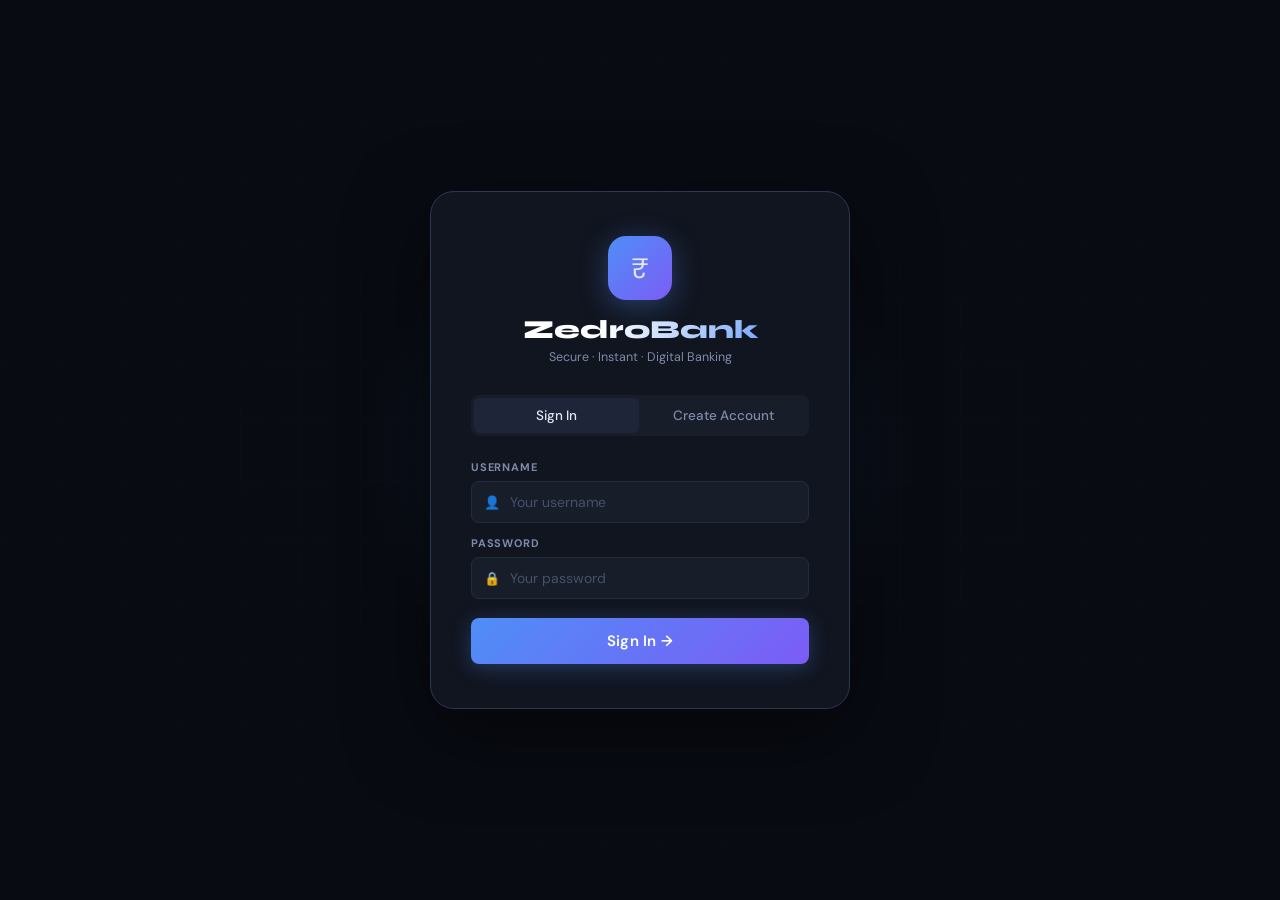
<file: index.html>
<!DOCTYPE html>
<html lang="en">
<head>
<meta charset="UTF-8">
<meta name="viewport" content="width=device-width, initial-scale=1.0">
<title>ZedroBank — Digital Banking</title>
<link href="https://fonts.googleapis.com/css2?family=Syne:wght@400;600;700;800&family=DM+Sans:ital,opsz,wght@0,9..40,300;0,9..40,400;0,9..40,500;0,9..40,600;1,9..40,300&display=swap" rel="stylesheet">
<link rel="stylesheet" href="style.css">
</head>
<body>

<!-- LOADER -->
<div id="pageLoader">
  <div class="loader-logo">ZedroBank</div>
  <div class="loader-bar"></div>
</div>

<!-- TOAST -->
<div id="toastHub"></div>

<!-- CONFIRM MODAL -->
<div class="modal-bg" id="cModal">
  <div class="modal">
    <h3 id="cTitle">Confirm</h3>
    <p id="cMsg">This cannot be undone.</p>
    <div class="modal-actions">
      <button class="btn-ghost" onclick="closeModal()">Cancel</button>
      <button class="btn btn-red" id="cConfirm" style="flex:1;justify-content:center;">Confirm</button>
    </div>
  </div>
</div>

<!-- ===== AUTH PAGE ===== -->
<div id="authPage">
  <div class="auth-grid"></div>
  <div class="auth-glow"></div>
  <div class="auth-card">
    <div class="auth-brand">
      <div class="mark">₹</div>
      <h1>ZedroBank</h1>
      <p>Secure · Instant · Digital Banking</p>
    </div>
    <div class="tabs">
      <button class="tab on" id="tabL" onclick="authTab('login')">Sign In</button>
      <button class="tab"    id="tabR" onclick="authTab('reg')">Create Account</button>
    </div>

    <!-- LOGIN -->
    <div id="fL">
      <div class="field"><label>Username</label>
        <div class="iw"><span class="ico">👤</span>
          <input type="text" class="ico-pad" id="lU" placeholder="Your username" autocomplete="username"></div></div>
      <div class="field"><label>Password</label>
        <div class="iw"><span class="ico">🔒</span>
          <input type="password" class="ico-pad" id="lP" placeholder="Your password" autocomplete="current-password" onkeydown="if(event.key==='Enter')doLogin()"></div></div>
      <button class="btn-main" id="btnL" onclick="doLogin()">Sign In →</button>
    </div>

    <!-- REGISTER -->
    <div id="fR" style="display:none;">
      <div class="field"><label>Full Name</label>
        <div class="iw"><span class="ico">✏️</span>
          <input type="text" class="ico-pad" id="rN" placeholder="Your full name"></div></div>
      <div class="field"><label>Username</label>
        <div class="iw"><span class="ico">👤</span>
          <input type="text" class="ico-pad" id="rU" placeholder="Pick a username" autocomplete="username"></div></div>
      <div class="field"><label>Password</label>
        <div class="iw"><span class="ico">🔒</span>
          <input type="password" class="ico-pad" id="rP" placeholder="Min 4 characters" autocomplete="new-password" onkeydown="if(event.key==='Enter')doRegister()"></div></div>
      <button class="btn-main" id="btnR" onclick="doRegister()">Create Account →</button>
    </div>
  </div>
</div>

<!-- ===== APP PAGE ===== -->
<div id="appPage">
  <aside class="sidebar">
    <div class="sb-top">
      <div class="sb-brand">
        <div class="sb-icon">₹</div>
        <h2>ZedroBank</h2>
      </div>
      <div class="sb-user">
        <div class="sb-avatar" id="sbAv">U</div>
        <div>
          <div class="sb-uname" id="sbNm">—</div>
          <div class="sb-role">Account Holder</div>
        </div>
      </div>
    </div>
    <nav class="sb-nav">
      <div class="nav-grp">
        <div class="nav-grp-label">Overview</div>
        <button class="nav-btn on" id="nb-dashboard"    onclick="go('dashboard')"><span class="nav-ico">🏠</span>Dashboard</button>
        <button class="nav-btn"    id="nb-myaccount"    onclick="go('myaccount')"><span class="nav-ico">💳</span>My Account</button>
        <button class="nav-btn"    id="nb-transactions" onclick="go('transactions')"><span class="nav-ico">📋</span>Transactions</button>
      </div>
      <div class="nav-grp">
        <div class="nav-grp-label">Banking</div>
        <button class="nav-btn" id="nb-deposit"   onclick="go('deposit')"><span class="nav-ico">💰</span>Deposit</button>
        <button class="nav-btn" id="nb-withdraw"  onclick="go('withdraw')"><span class="nav-ico">💸</span>Withdraw</button>
        <button class="nav-btn" id="nb-transfer"  onclick="go('transfer')"><span class="nav-ico">🔄</span>Transfer</button>
      </div>
      <div class="nav-grp">
        <div class="nav-grp-label">Admin Tools</div>
        <button class="nav-btn" id="nb-accounts"   onclick="go('accounts')"><span class="nav-ico">👥</span>All Accounts</button>
        <button class="nav-btn" id="nb-newaccount" onclick="go('newaccount')"><span class="nav-ico">➕</span>New Account</button>
      </div>
    </nav>
    <div class="sb-bottom">
      <button class="btn-logout" onclick="doLogout()">⏻&nbsp; Sign Out</button>
    </div>
  </aside>

  <main class="main">

    <!-- DASHBOARD -->
    <div class="pg on" id="pg-dashboard">
      <div class="ph">
        <div><h2>Welcome back, <span id="wNm">—</span> 👋</h2><p>Your banking overview</p></div>
        <button class="btn btn-outline btn-sm" onclick="loadDash()">↻ Refresh</button>
      </div>
      <div class="acc-card">
        <div class="acc-label">Account Holder</div>
        <div class="acc-name" id="dNm">Loading…</div>
        <div class="acc-bal-label">Available Balance</div>
        <div class="acc-balance" id="dBal">—</div>
        <div class="acc-meta">
          <div class="acc-chip">Account ID: <span id="dId">—</span></div>
        </div>
      </div>
      <div class="qa-grid">
        <div class="qa" onclick="go('deposit')"><div class="qa-ico" style="background:var(--green-dim);">💰</div><h4>Deposit</h4><p>Add funds</p></div>
        <div class="qa" onclick="go('withdraw')"><div class="qa-ico" style="background:var(--red-dim);">💸</div><h4>Withdraw</h4><p>Take out funds</p></div>
        <div class="qa" onclick="go('transfer')"><div class="qa-ico" style="background:var(--blue-dim);">🔄</div><h4>Transfer</h4><p>Send money</p></div>
        <div class="qa" onclick="go('transactions')"><div class="qa-ico" style="background:rgba(124,92,246,.12);">📋</div><h4>History</h4><p>Transactions</p></div>
      </div>
      <div class="tcard">
        <div class="tcard-head"><h3>Recent Transactions</h3>
          <button class="btn btn-outline btn-sm" onclick="go('transactions')">View All →</button></div>
        <div id="dTx"><div class="empty"><span class="empty-ico">📋</span>Loading…</div></div>
      </div>
    </div>

    <!-- MY ACCOUNT -->
    <div class="pg" id="pg-myaccount">
      <div class="ph">
        <div><h2>My Account</h2><p>Your personal account details</p></div>
        <button class="btn btn-outline btn-sm" onclick="loadMyAcc()">↻ Refresh</button>
      </div>
      <div id="myAccA"><div class="empty"><span class="empty-ico">💳</span>Loading…</div></div>
      <div style="margin-top:20px;">
        <button class="btn btn-red" onclick="confirmDelMe()">🗑 Delete My Account</button>
      </div>
    </div>

    <!-- TRANSACTIONS -->
    <div class="pg" id="pg-transactions">
      <div class="ph">
        <div><h2>Transaction History</h2><p>All your past transactions</p></div>
        <button class="btn btn-outline btn-sm" onclick="loadTx()">↻ Refresh</button>
      </div>
      <div class="tcard">
        <div id="txA"><div class="empty"><span class="empty-ico">📋</span>Loading…</div></div>
      </div>
    </div>

    <!-- DEPOSIT -->
    <div class="pg" id="pg-deposit">
      <div class="ph"><div><h2>Deposit Funds</h2><p>Add money to any account</p></div></div>
      <div class="form-panel">
        <h3>Make a Deposit</h3>
        <p class="sub">Enter the account ID and amount below</p>
        <div class="field"><label>Account ID</label><input type="number" id="depId" placeholder="e.g. 1" min="1"></div>
        <div class="field"><label>Amount (₹)</label><input type="number" id="depAmt" placeholder="e.g. 5000" min="1"></div>
        <button class="btn btn-green" id="btnDep" onclick="doDeposit()">💰 Deposit</button>
        <div class="result-box" id="depR"></div>
      </div>
    </div>

    <!-- WITHDRAW -->
    <div class="pg" id="pg-withdraw">
      <div class="ph"><div><h2>Withdraw Funds</h2><p>Withdraw money from an account</p></div></div>
      <div class="form-panel">
        <h3>Make a Withdrawal</h3>
        <p class="sub">Ensure the account has sufficient balance</p>
        <div class="field"><label>Account ID</label><input type="number" id="wdId" placeholder="e.g. 1" min="1"></div>
        <div class="field"><label>Amount (₹)</label><input type="number" id="wdAmt" placeholder="e.g. 1000" min="1"></div>
        <button class="btn btn-red" id="btnWd" onclick="doWithdraw()">💸 Withdraw</button>
        <div class="result-box" id="wdR"></div>
      </div>
    </div>

    <!-- TRANSFER -->
    <div class="pg" id="pg-transfer">
      <div class="ph"><div><h2>Transfer Funds</h2><p>Send money between accounts</p></div></div>
      <div class="form-panel">
        <h3>Fund Transfer</h3>
        <p class="sub">Instant transfer between any two accounts</p>
        <div class="form-2col">
          <div class="field"><label>From Account ID</label><input type="number" id="tfFr" placeholder="Sender ID"></div>
          <div class="field"><label>To Account ID</label><input type="number" id="tfTo" placeholder="Recipient ID"></div>
        </div>
        <div class="field"><label>Amount (₹)</label><input type="number" id="tfAmt" placeholder="Amount to transfer" min="1"></div>
        <button class="btn btn-blue" id="btnTf" onclick="doTransfer()">🔄 Transfer Now</button>
        <div class="result-box" id="tfR"></div>
      </div>
    </div>

    <!-- ALL ACCOUNTS -->
    <div class="pg" id="pg-accounts">
      <div class="ph">
        <div><h2>All Accounts</h2><p>Manage all registered accounts</p></div>
        <button class="btn btn-outline btn-sm" onclick="loadAllAccs()">↻ Refresh</button>
      </div>
      <div class="tcard">
        <div class="tcard-head"><h3>Registered Accounts</h3>
          <span id="accCnt" style="font-size:12px;color:var(--text2);"></span></div>
        <div id="allAccA"><div class="empty"><span class="empty-ico">👥</span>Loading…</div></div>
      </div>
    </div>

    <!-- NEW ACCOUNT -->
    <div class="pg" id="pg-newaccount">
      <div class="ph"><div><h2>Create Account</h2><p>Register a new bank account</p></div></div>
      <div class="form-panel">
        <h3>New Account</h3>
        <p class="sub">Fill in the details to open a new account</p>
        <div class="field"><label>Account Holder Name</label><input type="text" id="naName" placeholder="Full name"></div>
        <div class="field"><label>Initial Balance (₹)</label><input type="number" id="naBal" placeholder="0" min="0" value="0"></div>
        <button class="btn btn-green" id="btnNA" onclick="doNewAcc()">➕ Create Account</button>
        <div class="result-box" id="naR"></div>
      </div>
    </div>

  </main>
</div>

<script src="script.js"></script>
</body>
</html>
</file>
<file: style.css>
/* ─── CSS VARIABLES ──────────────────────── */
:root {
  --bg:#080b12;--bg2:#0d1018;--surf:#111520;--surf2:#181d2a;--surf3:#1f2538;
  --border:#252c3e;--border2:#2e3750;
  --blue:#4f8ef7;--blue-dim:rgba(79,142,247,.12);
  --purple:#7c5cf6;--green:#34d399;--green-dim:rgba(52,211,153,.12);
  --red:#f87272;--red-dim:rgba(248,114,114,.12);--amber:#fbbf24;
  --text:#e2e8f2;--text2:#7d8ba8;--text3:#45506a;
  --r:12px;--r-sm:8px;--r-lg:18px;--r-xl:24px;--shadow:0 8px 48px rgba(0,0,0,.55);
}

/* ─── RESET ──────────────────────────────── */
*,*::before,*::after { box-sizing:border-box; margin:0; padding:0; }
html { scroll-behavior:smooth; }
body {
  font-family:'DM Sans',sans-serif;
  background:var(--bg);
  color:var(--text);
  min-height:100vh;
  overflow-x:hidden;
  -webkit-font-smoothing:antialiased;
}
button { cursor:pointer; font-family:inherit; }
input  { font-family:inherit; }
::-webkit-scrollbar { width:5px; height:5px; }
::-webkit-scrollbar-track { background:transparent; }
::-webkit-scrollbar-thumb { background:var(--border2); border-radius:3px; }

/* ─── LOADER ─────────────────────────────── */
#pageLoader {
  position:fixed; inset:0; z-index:9999;
  background:var(--bg);
  display:flex; align-items:center; justify-content:center;
  flex-direction:column; gap:20px;
  transition:opacity .4s, visibility .4s;
}
#pageLoader.hidden { opacity:0; visibility:hidden; }
.loader-logo {
  font-family:'Syne',sans-serif; font-size:32px; font-weight:800;
  background:linear-gradient(120deg,#fff 30%,var(--blue));
  -webkit-background-clip:text; -webkit-text-fill-color:transparent;
  animation:pulse 1.4s ease-in-out infinite;
}
.loader-bar {
  width:180px; height:3px;
  background:var(--surf3); border-radius:2px; overflow:hidden;
}
.loader-bar::after {
  content:''; display:block; height:100%;
  background:linear-gradient(90deg,var(--blue),var(--purple));
  animation:loadSlide 1.6s ease-in-out infinite;
}
@keyframes loadSlide { 0%{transform:translateX(-100%)} 100%{transform:translateX(300%)} }
@keyframes pulse { 0%,100%{opacity:1} 50%{opacity:.6} }

/* ─── TOAST ──────────────────────────────── */
#toastHub {
  position:fixed; top:20px; right:20px; z-index:8000;
  display:flex; flex-direction:column; gap:8px;
  pointer-events:none; width:310px;
}
.toast {
  background:var(--surf2); border:1px solid var(--border2);
  border-left:3px solid var(--green);
  border-radius:var(--r-sm); padding:13px 16px;
  font-size:13px; font-weight:500; color:var(--text);
  box-shadow:var(--shadow);
  animation:toastIn .3s cubic-bezier(.34,1.56,.64,1) forwards;
  pointer-events:all; display:flex; align-items:flex-start; gap:9px;
}
.toast.error   { border-left-color:var(--red); }
.toast.warning { border-left-color:var(--amber); }
.toast.info    { border-left-color:var(--blue); }
.toast-icon  { font-size:15px; flex-shrink:0; margin-top:1px; }
.toast-title { font-weight:600; font-size:12.5px; margin-bottom:2px; }
.toast-msg   { color:var(--text2); font-size:12px; }
@keyframes toastIn { from{opacity:0;transform:translateX(40px) scale(.9)} to{opacity:1;transform:none} }

/* ─── MODAL ──────────────────────────────── */
.modal-bg {
  position:fixed; inset:0; z-index:7000;
  background:rgba(0,0,0,.7); backdrop-filter:blur(6px);
  display:none; align-items:center; justify-content:center;
}
.modal-bg.open { display:flex; }
.modal {
  background:var(--surf); border:1px solid var(--border2);
  border-radius:var(--r-xl); padding:34px 30px;
  width:min(400px,calc(100vw - 40px));
  box-shadow:var(--shadow);
  animation:modalIn .3s cubic-bezier(.34,1.4,.64,1);
}
@keyframes modalIn { from{opacity:0;transform:scale(.9) translateY(20px)} to{opacity:1;transform:none} }
.modal h3 { font-family:'Syne',sans-serif; font-size:18px; font-weight:700; margin-bottom:8px; }
.modal p  { color:var(--text2); font-size:13.5px; line-height:1.65; margin-bottom:26px; }
.modal-actions { display:flex; gap:11px; }
.btn-ghost {
  flex:1; padding:11px;
  background:var(--surf2); border:1px solid var(--border);
  border-radius:var(--r-sm); color:var(--text);
  font-size:13.5px; font-weight:500; transition:background .15s;
}
.btn-ghost:hover { background:var(--surf3); }

/* ─── AUTH PAGE ──────────────────────────── */
#authPage {
  min-height:100vh; display:none;
  align-items:center; justify-content:center;
  position:relative; background:var(--bg);
}
#authPage.visible { display:flex; }
.auth-grid {
  position:absolute; inset:0; overflow:hidden;
  background-image:linear-gradient(var(--surf) 1px,transparent 1px),
                   linear-gradient(90deg,var(--surf) 1px,transparent 1px);
  background-size:60px 60px;
  mask-image:radial-gradient(ellipse 70% 60% at 50% 50%,black,transparent);
  opacity:.35;
}
.auth-glow {
  position:absolute; width:600px; height:600px; border-radius:50%;
  background:radial-gradient(circle,rgba(79,142,247,.14) 0%,transparent 65%);
  top:50%; left:50%; transform:translate(-50%,-50%);
  pointer-events:none; animation:glowPulse 4s ease-in-out infinite;
}
@keyframes glowPulse { 0%,100%{opacity:.8} 50%{opacity:1.3} }
.auth-card {
  position:relative; z-index:1;
  background:var(--surf); border:1px solid var(--border2);
  border-radius:var(--r-xl); padding:44px 40px;
  width:min(420px,calc(100vw - 32px));
  box-shadow:0 24px 80px rgba(0,0,0,.5);
  animation:cardIn .5s cubic-bezier(.34,1.3,.64,1) forwards;
}
@keyframes cardIn { from{opacity:0;transform:translateY(30px) scale(.97)} to{opacity:1;transform:none} }
.auth-brand { text-align:center; margin-bottom:30px; }
.auth-brand .mark {
  width:64px; height:64px;
  background:linear-gradient(135deg,var(--blue),var(--purple));
  border-radius:18px; display:inline-flex; align-items:center;
  justify-content:center; font-size:28px; margin-bottom:14px;
  box-shadow:0 6px 28px rgba(79,142,247,.35);
}
.auth-brand h1 {
  font-family:'Syne',sans-serif; font-size:26px; font-weight:800;
  background:linear-gradient(120deg,#fff 40%,var(--blue));
  -webkit-background-clip:text; -webkit-text-fill-color:transparent;
}
.auth-brand p { color:var(--text2); font-size:12.5px; margin-top:4px; }
.tabs {
  display:flex; background:var(--surf2);
  border-radius:var(--r-sm); padding:3px; gap:3px; margin-bottom:24px;
}
.tab {
  flex:1; padding:9px 0; background:transparent; border:none;
  color:var(--text2); font-size:13.5px; font-weight:500;
  border-radius:6px; transition:all .2s;
}
.tab.on { background:var(--surf3); color:var(--text); }
.field { margin-bottom:13px; }
.field label {
  display:block; font-size:11px; font-weight:700; color:var(--text2);
  text-transform:uppercase; letter-spacing:.8px; margin-bottom:7px;
}
.iw { position:relative; }
.iw .ico { position:absolute; left:13px; top:50%; transform:translateY(-50%); font-size:13px; pointer-events:none; }
.field input {
  width:100%; background:var(--surf2); border:1px solid var(--border);
  border-radius:var(--r-sm); padding:11px 13px;
  color:var(--text); font-size:14px; outline:none;
  transition:border-color .2s, box-shadow .2s;
}
.field input.ico-pad { padding-left:38px; }
.field input:focus { border-color:var(--blue); box-shadow:0 0 0 3px rgba(79,142,247,.14); }
.field input::placeholder { color:var(--text3); }
.btn-main {
  width:100%; padding:13px;
  background:linear-gradient(135deg,var(--blue),var(--purple));
  border:none; border-radius:var(--r-sm);
  color:#fff; font-size:15px; font-weight:600; letter-spacing:.2px;
  margin-top:6px; transition:opacity .2s, transform .1s, box-shadow .2s;
  box-shadow:0 4px 20px rgba(79,142,247,.3);
}
.btn-main:hover   { opacity:.92; box-shadow:0 6px 28px rgba(79,142,247,.4); }
.btn-main:active  { transform:scale(.99); }
.btn-main:disabled { opacity:.45; cursor:not-allowed; box-shadow:none; }

/* ─── APP LAYOUT ─────────────────────────── */
#appPage { display:none; min-height:100vh; }
#appPage.visible { display:flex; }

/* ─── SIDEBAR ────────────────────────────── */
.sidebar {
  width:248px; flex-shrink:0;
  background:var(--surf); border-right:1px solid var(--border);
  display:flex; flex-direction:column;
  position:sticky; top:0; height:100vh; overflow-y:auto;
}
.sb-top { padding:24px 18px 18px; border-bottom:1px solid var(--border); }
.sb-brand { display:flex; align-items:center; gap:10px; margin-bottom:14px; }
.sb-icon {
  width:38px; height:38px;
  background:linear-gradient(135deg,var(--blue),var(--purple));
  border-radius:11px; display:flex; align-items:center;
  justify-content:center; font-size:18px; flex-shrink:0;
}
.sb-brand h2 {
  font-family:'Syne',sans-serif; font-size:18px; font-weight:800;
  background:linear-gradient(120deg,#fff,var(--blue));
  -webkit-background-clip:text; -webkit-text-fill-color:transparent;
}
.sb-user {
  background:var(--surf2); border:1px solid var(--border);
  border-radius:var(--r-sm); padding:10px 12px;
  display:flex; align-items:center; gap:10px;
}
.sb-avatar {
  width:32px; height:32px;
  background:linear-gradient(135deg,var(--blue),var(--purple));
  border-radius:8px; display:flex; align-items:center;
  justify-content:center; font-size:14px; font-weight:700;
  color:#fff; flex-shrink:0;
}
.sb-uname { font-size:13px; font-weight:600; white-space:nowrap; overflow:hidden; text-overflow:ellipsis; }
.sb-role  { font-size:11px; color:var(--text2); }
.sb-nav   { padding:12px 10px; flex:1; }
.nav-grp  { margin-bottom:18px; }
.nav-grp-label {
  font-size:10px; font-weight:700; letter-spacing:1px;
  text-transform:uppercase; color:var(--text3);
  padding:0 10px; margin-bottom:4px;
}
.nav-btn {
  display:flex; align-items:center; gap:10px; width:100%;
  padding:9px 10px; background:transparent; border:none;
  color:var(--text2); font-size:13px; font-weight:500;
  border-radius:var(--r-sm); transition:all .15s; text-align:left;
}
.nav-btn:hover { background:var(--surf2); color:var(--text); }
.nav-btn.on    { background:var(--blue-dim); color:var(--blue); }
.nav-ico {
  width:28px; height:28px; display:flex; align-items:center;
  justify-content:center; font-size:13px; border-radius:7px;
  background:var(--surf2); flex-shrink:0; transition:background .15s;
}
.nav-btn.on .nav-ico { background:var(--blue-dim); }
.sb-bottom { padding:12px 10px; border-top:1px solid var(--border); }
.btn-logout {
  display:flex; align-items:center; gap:10px; width:100%;
  padding:9px 10px; background:transparent;
  border:1px solid var(--border); border-radius:var(--r-sm);
  color:var(--text2); font-size:13px; font-weight:500; transition:all .15s;
}
.btn-logout:hover { background:var(--red-dim); color:var(--red); border-color:var(--red); }

/* ─── MAIN CONTENT ───────────────────────── */
.main { flex:1; min-width:0; padding:34px 38px; overflow-y:auto; }

/* ─── PAGES ──────────────────────────────── */
.pg     { display:none; animation:pgIn .28s ease forwards; }
.pg.on  { display:block; }
@keyframes pgIn { from{opacity:0;transform:translateY(10px)} to{opacity:1;transform:none} }

/* ─── PAGE HEADER ────────────────────────── */
.ph {
  display:flex; align-items:flex-start; justify-content:space-between;
  gap:14px; margin-bottom:28px; flex-wrap:wrap;
}
.ph h2 { font-family:'Syne',sans-serif; font-size:23px; font-weight:700; }
.ph p  { color:var(--text2); font-size:12.5px; margin-top:3px; }

/* ─── BUTTONS ────────────────────────────── */
.btn {
  display:inline-flex; align-items:center; gap:7px;
  padding:10px 18px; border-radius:var(--r-sm);
  font-size:13px; font-weight:600; border:none;
  transition:opacity .15s, transform .1s, box-shadow .15s;
}
.btn:active   { transform:scale(.98); }
.btn:disabled { opacity:.45; cursor:not-allowed; }
.btn-blue {
  background:linear-gradient(135deg,var(--blue),var(--purple));
  color:#fff; box-shadow:0 3px 14px rgba(79,142,247,.3);
}
.btn-blue:hover { opacity:.9; box-shadow:0 4px 20px rgba(79,142,247,.4); }
.btn-green {
  background:linear-gradient(135deg,#22d48b,var(--green));
  color:#fff; box-shadow:0 3px 12px rgba(52,211,153,.28);
}
.btn-green:hover { opacity:.9; }
.btn-red {
  background:linear-gradient(135deg,var(--red),#f05252);
  color:#fff; box-shadow:0 3px 12px rgba(248,114,114,.28);
}
.btn-red:hover { opacity:.9; }
.btn-outline {
  background:transparent; border:1px solid var(--border2); color:var(--text2);
}
.btn-outline:hover { background:var(--surf2); color:var(--text); }
.btn-sm { padding:7px 13px; font-size:12px; }

/* ─── ACCOUNT CARD ───────────────────────── */
.acc-card {
  background:linear-gradient(140deg,#162040 0%,#0e1628 60%,#131828 100%);
  border:1px solid #243058; border-radius:20px;
  padding:30px 34px; margin-bottom:22px;
  position:relative; overflow:hidden;
}
.acc-card::before {
  content:''; position:absolute;
  width:400px; height:400px;
  background:radial-gradient(circle,rgba(79,142,247,.1),transparent 65%);
  right:-100px; top:-100px; pointer-events:none;
}
.acc-label   { font-size:10.5px; font-weight:600; letter-spacing:1px; text-transform:uppercase; color:var(--text2); }
.acc-name    { font-family:'Syne',sans-serif; font-size:21px; font-weight:700; margin:7px 0 20px; position:relative; z-index:1; }
.acc-bal-label { font-size:10.5px; color:var(--text2); letter-spacing:.5px; }
.acc-balance {
  font-family:'Syne',sans-serif; font-size:40px; font-weight:800;
  background:linear-gradient(120deg,#fff,var(--blue));
  -webkit-background-clip:text; -webkit-text-fill-color:transparent;
  margin-top:4px; position:relative; z-index:1; line-height:1;
}
.acc-meta  { margin-top:16px; display:flex; align-items:center; gap:14px; position:relative; z-index:1; }
.acc-chip  {
  background:rgba(255,255,255,.06); border:1px solid rgba(255,255,255,.1);
  border-radius:20px; padding:4px 12px; font-size:11.5px; color:var(--text2);
}
.acc-chip span { color:var(--text); font-weight:600; }

/* ─── STAT CARDS ─────────────────────────── */
.stats-row { display:grid; grid-template-columns:repeat(auto-fit,minmax(160px,1fr)); gap:13px; margin-bottom:22px; }
.stat {
  background:var(--surf); border:1px solid var(--border);
  border-radius:var(--r); padding:17px 19px;
  position:relative; overflow:hidden;
  transition:border-color .2s, transform .2s;
}
.stat:hover { border-color:var(--border2); transform:translateY(-1px); }
.stat-bar  { position:absolute; top:0; left:0; right:0; height:2px; }
.sb-blue   { background:linear-gradient(90deg,var(--blue),var(--purple)); }
.sb-green  { background:linear-gradient(90deg,var(--green),#22d48b); }
.sb-purple { background:linear-gradient(90deg,var(--purple),#a78bfa); }
.sb-amber  { background:linear-gradient(90deg,var(--amber),#fb923c); }
.stat-lbl  { font-size:11px; font-weight:600; color:var(--text2); text-transform:uppercase; letter-spacing:.5px; margin-bottom:9px; }
.stat-val  { font-family:'Syne',sans-serif; font-size:25px; font-weight:700; }

/* ─── QUICK ACTIONS ──────────────────────── */
.qa-grid { display:grid; grid-template-columns:repeat(4,1fr); gap:11px; margin-bottom:22px; }
.qa {
  background:var(--surf); border:1px solid var(--border);
  border-radius:var(--r); padding:17px 12px; text-align:center; cursor:pointer;
  transition:all .2s;
}
.qa:hover { border-color:var(--blue); background:var(--blue-dim); transform:translateY(-2px); }
.qa-ico { width:44px; height:44px; border-radius:12px; display:flex; align-items:center; justify-content:center; font-size:19px; margin:0 auto 9px; }
.qa h4  { font-size:12.5px; font-weight:600; margin-bottom:1px; }
.qa p   { font-size:11px; color:var(--text2); }

/* ─── FORM PANEL ─────────────────────────── */
.form-panel {
  background:var(--surf); border:1px solid var(--border);
  border-radius:var(--r); padding:26px 28px; max-width:520px;
}
.form-panel h3   { font-family:'Syne',sans-serif; font-size:16px; font-weight:700; margin-bottom:4px; }
.form-panel .sub { color:var(--text2); font-size:12.5px; margin-bottom:22px; }
.form-2col { display:grid; grid-template-columns:1fr 1fr; gap:13px; }

/* ─── RESULT BOX ─────────────────────────── */
.result-box {
  background:var(--surf2); border:1px solid var(--border);
  border-radius:var(--r-sm); padding:6px 0; margin-top:16px; display:none;
}
.result-box.show { display:block; animation:slideIn .3s ease; }
@keyframes slideIn { from{opacity:0;transform:translateY(-6px)} to{opacity:1;transform:none} }
.rrow { display:flex; justify-content:space-between; align-items:center; padding:9px 16px; border-bottom:1px solid var(--border); }
.rrow:last-child { border-bottom:none; }
.rrow .k { font-size:12px; color:var(--text2); }
.rrow .v { font-size:13px; font-weight:600; }
.v-blue  { color:var(--blue); }
.v-green { color:var(--green); }
.v-red   { color:var(--red); }

/* ─── TABLE CARD ─────────────────────────── */
.tcard { background:var(--surf); border:1px solid var(--border); border-radius:var(--r); overflow:hidden; }
.tcard-head {
  display:flex; align-items:center; justify-content:space-between;
  padding:17px 22px; border-bottom:1px solid var(--border); gap:12px; flex-wrap:wrap;
}
.tcard-head h3 { font-family:'Syne',sans-serif; font-size:14.5px; font-weight:700; }
table          { width:100%; border-collapse:collapse; }
thead th {
  text-align:left; padding:11px 22px;
  font-size:10.5px; font-weight:700; letter-spacing:.7px;
  text-transform:uppercase; color:var(--text2); background:var(--surf2);
}
tbody tr { border-bottom:1px solid var(--border); transition:background .12s; }
tbody tr:last-child { border-bottom:none; }
tbody tr:hover { background:var(--surf2); }
tbody td { padding:12px 22px; font-size:13px; }
.empty { padding:48px 22px; text-align:center; color:var(--text2); font-size:13.5px; }
.empty-ico { font-size:34px; display:block; margin-bottom:10px; opacity:.35; }

/* ─── BADGES ─────────────────────────────── */
.badge  { display:inline-flex; align-items:center; gap:4px; padding:3px 9px; border-radius:20px; font-size:11px; font-weight:600; }
.b-green { background:var(--green-dim); color:var(--green); }
.b-red   { background:var(--red-dim); color:var(--red); }
.b-blue  { background:var(--blue-dim); color:var(--blue); }

/* ─── ICON BUTTON ────────────────────────── */
.icon-btn {
  width:29px; height:29px; display:inline-flex; align-items:center;
  justify-content:center; background:var(--surf2);
  border:1px solid var(--border); border-radius:6px;
  font-size:12px; transition:all .15s; cursor:pointer;
}
.icon-btn:hover { background:var(--red-dim); border-color:var(--red); }

/* ─── SPINNER ────────────────────────────── */
.spin {
  width:15px; height:15px;
  border:2px solid rgba(255,255,255,.25); border-top-color:#fff;
  border-radius:50%; display:inline-block;
  animation:rotate .65s linear infinite; vertical-align:middle;
}
@keyframes rotate { to{transform:rotate(360deg)} }

/* ─── RESPONSIVE ─────────────────────────── */
@media(max-width:960px) {
  .sidebar  { display:none; }
  .main     { padding:18px 14px; }
  .qa-grid  { grid-template-columns:repeat(2,1fr); }
  .form-2col { grid-template-columns:1fr; }
  .acc-balance { font-size:30px; }
}
@media(max-width:520px) {
  .stats-row { grid-template-columns:repeat(2,1fr); }
  .acc-card  { padding:20px 18px; }
  .form-panel { padding:20px 16px; }
}
</file>
